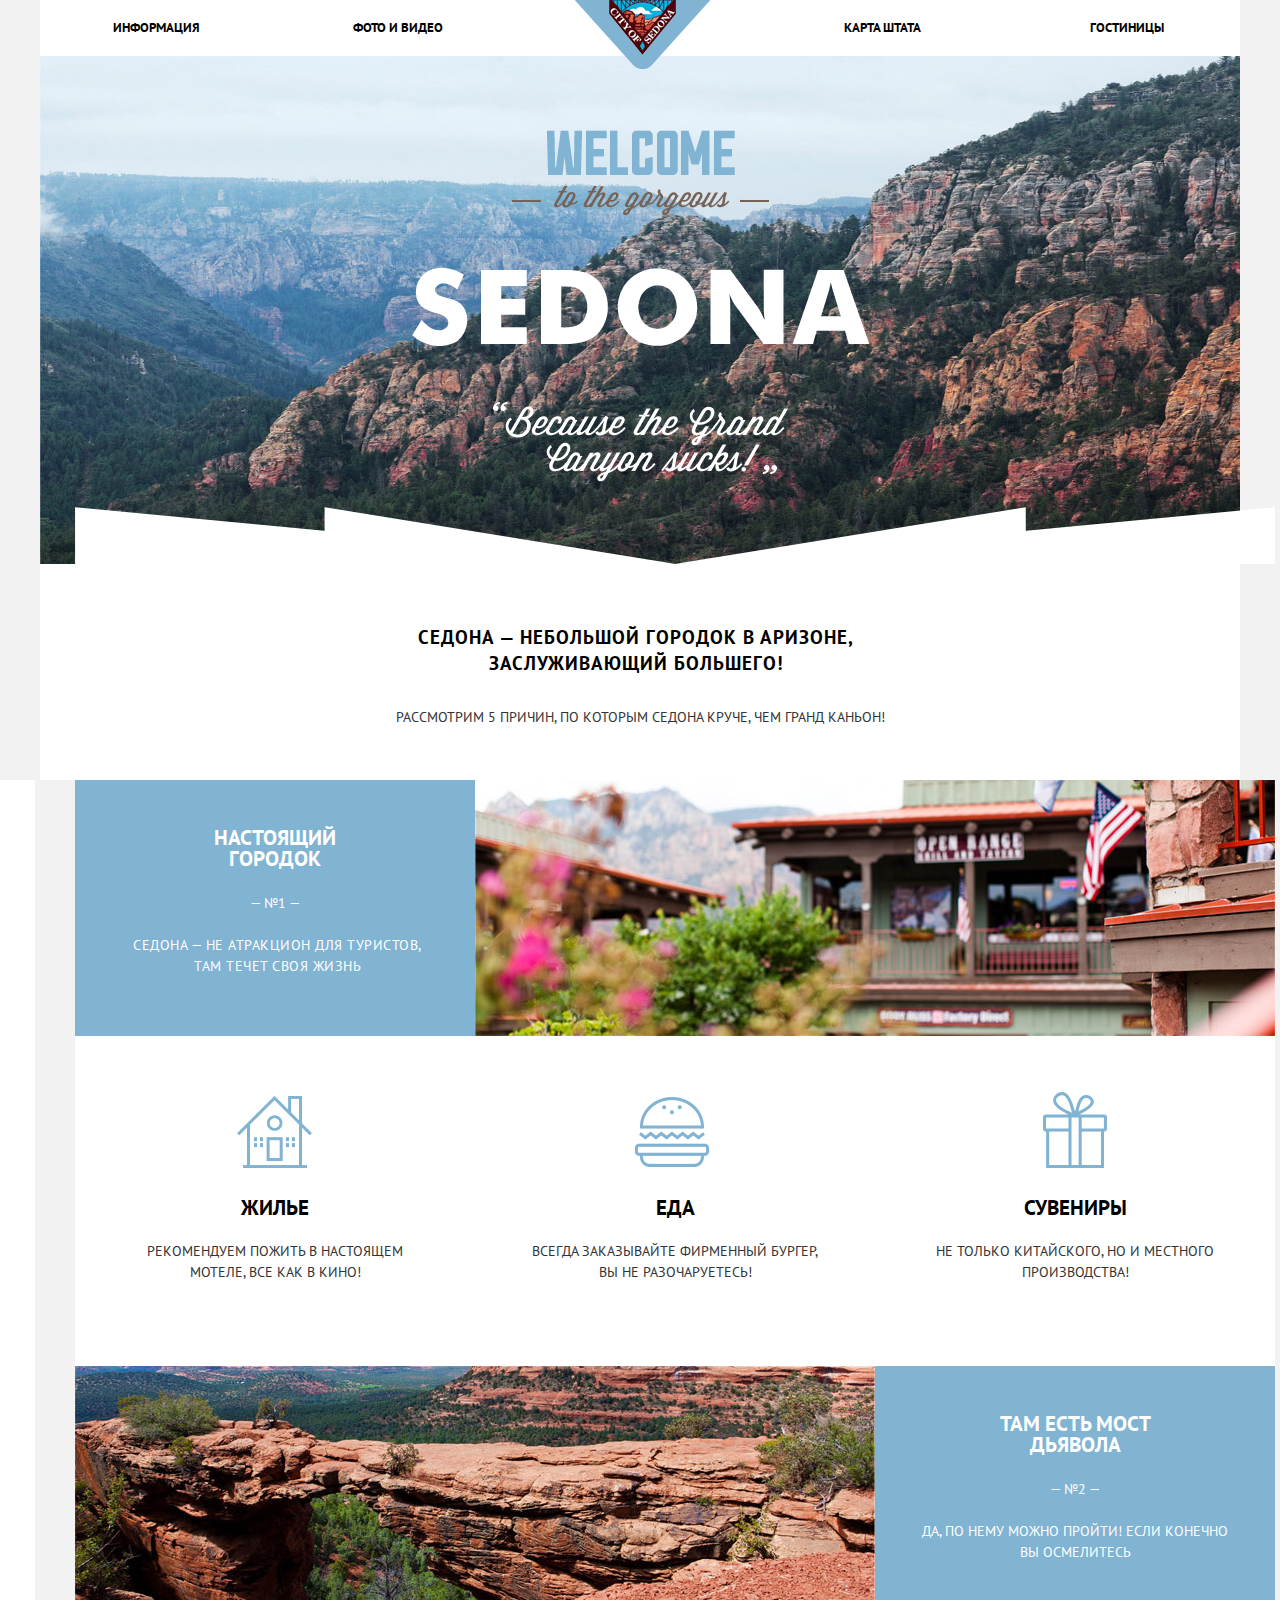
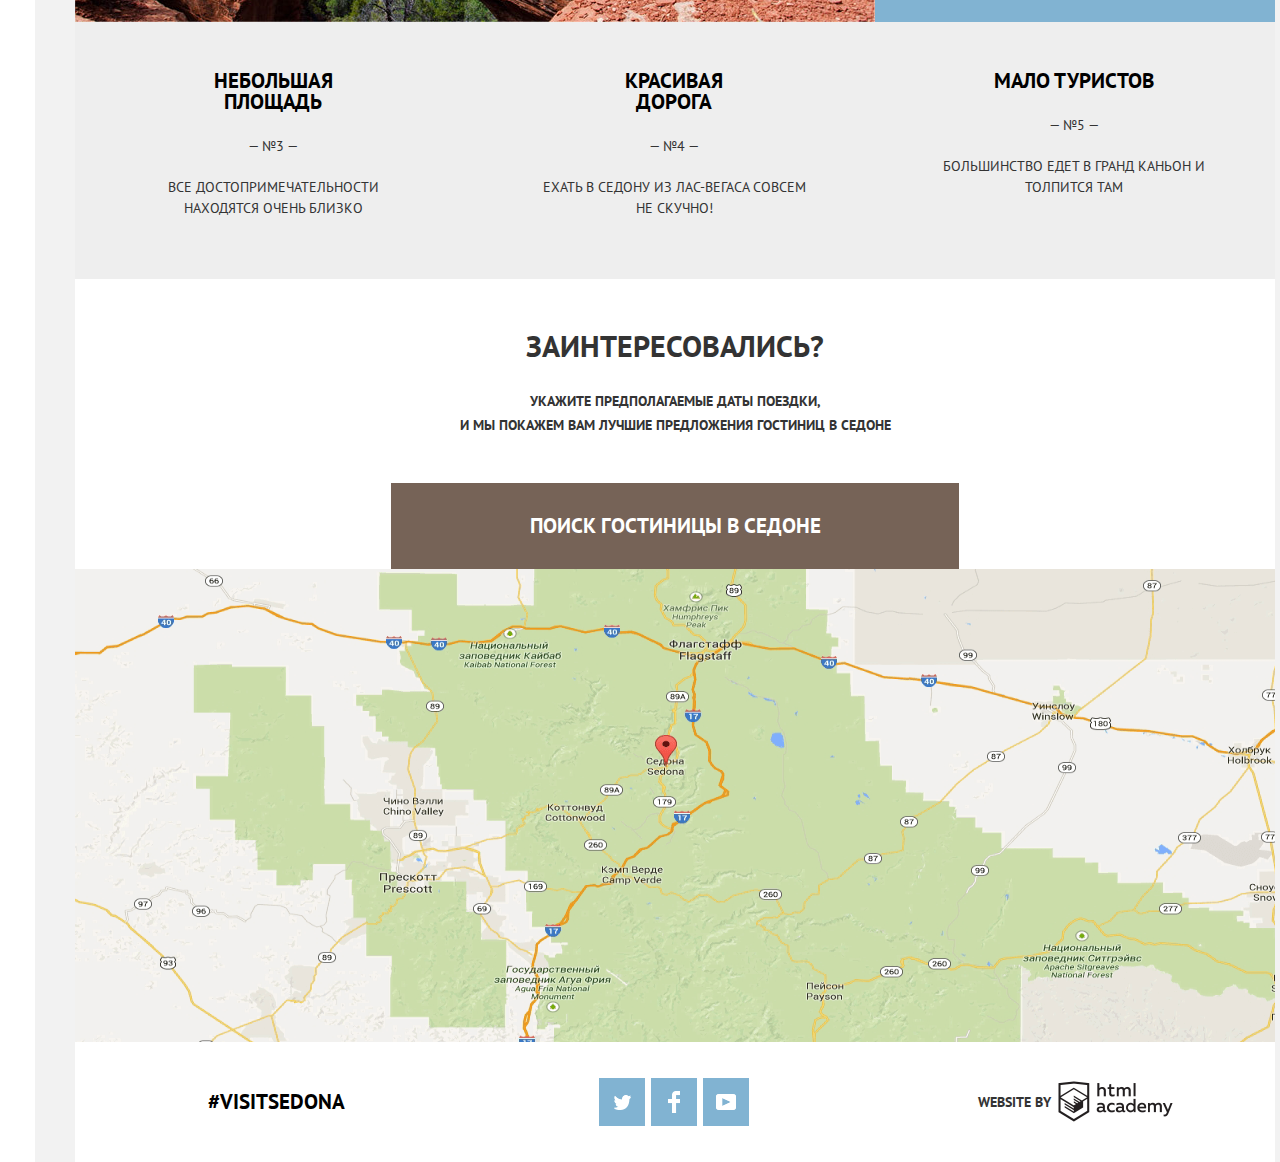
<file: index.html>
<!DOCTYPE html>
<html lang="ru">
  <head>
    <title>Главная страница</title>
    <meta charset="utf-8">
    <title>Sedona</title>
    <link href="https://fonts.googleapis.com/css?family=PT+Sans:400,700&amp;subset=cyrillic" rel="stylesheet">
    <link href="css/normalize.css" rel="stylesheet">
    <link rel="stylesheet" type="text/css" href="css/style.css">
  </head>

  <body>
    <header class="main-header container">
      <nav class="main-navigation container">            
        <ul class="site-navigation container">
          <li class="index-nav-current"><a href="index.html">информация</a></li>
          <li><a href="media.html">фото и видео</a></li>
          <li class="main-header-logo">
            <img src="img/logo.png" width="138" height="70" alt="Логотип «Sedona»"> 
          </li>
          <li><a href="map-state.html">карта штата</a></li>
          <li><a href="catalog.html">гостиницы</a></li>
        </ul>
      </nav>
      <div class="welcome-icon container">
        <p class="welcome-image"></p>
        <p class="welcome-line-left"></p>
        <p class="welcome-line-right"></p>
      </div>
      <div class="header-background container">
        <img src="img/head-bg.jpg" width="1200" height="508" alt="Фото Хедера">
      </div>  
      <p class="header-footer-img container"></p>
      <div class="header-footer">
        <h3>Седона — небольшой городок в аризоне, заслуживающий большего!</h3> 
        <p>Рассмотрим 5 причин, по которым Седона круче, чем гранд каньон!</p>   
      </div>
    </header>
    
    <main class="main-container container">
      <h1 class="visually-hidden">«Sedona»</h1>
      
      <section class="features-1">
        <h2 class="visually-hidden">Преимущества 1</h2>
        <div class="features-first container">
          <aside class="city-info-1">
            <h3>Настоящий городок</h3>
            <p>— №1 —</p>
            <p>Седона — не атракцион для туристов, там течет своя жизнь</p>
          </aside>
          <div class="feature-1-bg">
            <img src="img/Layer-10.jpg" width="800" height="256" alt="Фото городка">
          </div>
        </div>
        <div class="features-second ">
          <ul class="features-list container">
            <li class="feature-item">
              <h3>Жилье</h3>
              <p>Рекомендуем пожить в настоящем мотеле, все как в кино!</p>
            </li>
            <li class="feature-item">
              <h3>Еда</h3>
              <p>Всегда заказывайте фирменный бургер, вы не разочаруетесь!</p>
            </li>
            <li class="feature-item">
              <h3>Сувениры</h3>
              <p>Не только китайского, но и местного производства!</p>
            </li>
          </ul>
        </div>
      </section>
  
      <section class="features-2">
        <h2 class="visually-hidden">Преимущества 2</h2>
        <div class="features-third container">
          <div class="feature-2-bg">
            <img src="img/Layer-5.jpg" width="800" height="256" alt="Фото каньона">
          </div>
          <aside class="city-info-2">
            <h3>Там есть мост дьявола</h3>
            <p>— №2 —</p>
            <p>Да, по нему можно пройти! Если конечно вы осмелитесь</p>
          </aside>
        </div>
        <div class="features-fourth container">
          <ul class="features-list">
            <li class="feature-item">
              <h3>Небольшая площадь</h3>
              <p>— №3 —</p>
              <p>Все достопримечательности находятся очень близко</p>
            </li>
            <li class="feature-item">
              <h3>Красивая дорога</h3>
              <p>— №4 —</p>
              <p class="feature-item-2">Ехать в Седону из Лас-Вегаса совсем не скучно!</p>
            </li>
            <li class="feature-item">
              <h3>Мало туристов</h3>
              <p>— №5 —</p>
              <p>Большинство едет в гранд каньон и толпится там</p>
            </li>
          </ul>
        </div>
      </section> 
      

      <section class="modal-search">
        <!-- <div class="border-shadow"> -->
          <div class="search-info container">
            <h2>Заинтересовались?</h2>
            <p>Укажите предполагаемые даты поездки,<br> и мы покажем вам лучшие предложения гостиниц в седоне</p>
          </div>
        <!-- </div> -->

        <div class="search-form-wrapper container">
          <button class="btn btn-large" type="button" name="search-open">Поиск гостиницы в Седоне</button>
          <div class="animation-form">
          <form class="search-form" action="hotel-seach" method="get">
            <div class="search-form-row-1">
              <label for="check-in">Дата заезда:</label>
              <input type="text" placeholder="24 апреля 2017" id="check-in" name="check-in">
              <button class="calendar-btn" type="button" name="calendar">
                <svg class="calendar-icon" xmlns="http://www.w3.org/2000/svg" width="21" height="22" viewBox="0 0 21 22"><path d="M19.25 2.025h-2.844V.648c0-.38-.294-.69-.656-.69-.363 0-.656.31-.656.69v1.377h-3.938V.648c0-.38-.294-.69-.655-.69-.362 0-.656.31-.656.69v1.377H5.906V.648c0-.38-.294-.69-.656-.69-.363 0-.657.31-.657.69v1.377H1.75C.784 2.025 0 2.847 0 3.862v16.302C0 21.18.784 22 1.75 22h17.5c.967 0 1.75-.82 1.75-1.836V3.862c0-1.015-.783-1.837-1.75-1.837zm.438 18.14c0 .252-.195.458-.437.458H1.75c-.24 0-.438-.206-.438-.46v-16.3c0-.254.196-.46.438-.46h2.844V4.78c0 .382.294.69.657.69.363 0 .657-.308.657-.69V3.404h3.938V4.78c0 .382.294.69.657.69.36 0 .655-.308.655-.69V3.404h3.938V4.78c0 .382.293.69.656.69.363 0 .657-.308.657-.69V3.404h2.845c.24 0 .437.206.437.46v16.3z"/><path d="M4.594 8.225H7.22v2.066H4.593zM4.594 11.668H7.22v2.067H4.593zM4.594 15.112H7.22v2.066H4.593zM9.188 15.112h2.625v2.066H9.188zM9.188 11.668h2.625v2.067H9.188zM9.188 8.225h2.625v2.066H9.188zM13.78 15.112h2.626v2.066H13.78zM13.78 11.668h2.626v2.067H13.78zM13.78 8.225h2.626v2.066H13.78z"/></svg>
              </button>
            </div>
            <div class="search-form-row-2">
              <label for="check-out">Дата выезда:</label>
              <input type="text" placeholder="4 июля 2017" id="check-out" name="check-out">
              <button class="calendar-btn" type="button" name="calendar">
                <svg class="calendar-icon" xmlns="http://www.w3.org/2000/svg" width="21" height="22" viewBox="0 0 21 22"><path d="M19.25 2.025h-2.844V.648c0-.38-.294-.69-.656-.69-.363 0-.656.31-.656.69v1.377h-3.938V.648c0-.38-.294-.69-.655-.69-.362 0-.656.31-.656.69v1.377H5.906V.648c0-.38-.294-.69-.656-.69-.363 0-.657.31-.657.69v1.377H1.75C.784 2.025 0 2.847 0 3.862v16.302C0 21.18.784 22 1.75 22h17.5c.967 0 1.75-.82 1.75-1.836V3.862c0-1.015-.783-1.837-1.75-1.837zm.438 18.14c0 .252-.195.458-.437.458H1.75c-.24 0-.438-.206-.438-.46v-16.3c0-.254.196-.46.438-.46h2.844V4.78c0 .382.294.69.657.69.363 0 .657-.308.657-.69V3.404h3.938V4.78c0 .382.294.69.657.69.36 0 .655-.308.655-.69V3.404h3.938V4.78c0 .382.293.69.656.69.363 0 .657-.308.657-.69V3.404h2.845c.24 0 .437.206.437.46v16.3z"/><path d="M4.594 8.225H7.22v2.066H4.593zM4.594 11.668H7.22v2.067H4.593zM4.594 15.112H7.22v2.066H4.593zM9.188 15.112h2.625v2.066H9.188zM9.188 11.668h2.625v2.067H9.188zM9.188 8.225h2.625v2.066H9.188zM13.78 15.112h2.626v2.066H13.78zM13.78 11.668h2.626v2.067H13.78zM13.78 8.225h2.626v2.066H13.78z"/></svg>
              </button>
            </div>
            <div class="search-form-row-3">
              <div class="search-form-column  search-form-column-1">
                <label for="adults">Взрослые:</label>
                <button class="input-control  input-control-minus" type="button"><span class="visually-hidden">Увеличить</span></button>
                <input type="text" id="adults" name="adults" value="2">
                <button class="input-control  input-control-plus" type="button"><span class="visually-hidden">Уменьшить</span></button>
              </div>
              <div class="search-form-column  search-form-column-2">
                <label for="kids">Дети:</label>
                <button class="input-control input-control-minus" type="button"><span class="visually-hidden">Увеличить</span></button>
                <input type="text" value="0" id="kids" name="kids">
                <button class="input-control input-control-plus" type="button"><span class="visually-hidden">Уменьшить</span></button>
              </div>
            </div> 
            <button class="btn btn-medium" type="submit" name="search-submit">Найти</button>
          </form>
        </div>
        </div>
        <section class="map-block">
          <div class="map-block-info">
            <h2 class="visually-hidden">Как добраться до Седоны</h2>
            <img class="map-image" src="img/map.png" width="1200" height="473" alt="Карта">
          </div>
        </section>
      </section>
    </main>

   <footer class="main-footer">
    <div class="footer-block container">
      <h3>#Visitsedona</h3>
      <ul class="footer-socials">
        <li><a class="social-button social-btn-tw" href="https://twitter.com"><span class="visually-hidden">twitter</span></a></li>
        <li><a class="social-button social-btn-fb" href="https://www.facebook.com"><span class="visually-hidden">facebook</span></a></li>
        <li><a class="social-button social-btn-yt" href="https://www.youtube.com"><span class="visually-hidden">youtube</span></a></li>
      </ul>
      <p class="footer-copyright">
        <b>Website by</b>
        <a class="button" href="https://htmlacademy.ru"> 
          <img src="img/logo_name.png" width="115" height="41" alt="Логотип HTML Academy">
        </a>
      </p>
    </div>
    </footer>

  <!-- </div> -->
  </body>
</html>
</file>
<file: css/style.css>
html {
   box-sizing: border-box;
}
/*
* {
    margin: 0;
    padding: 0;
}*/


body {
	margin: 0;
	padding: 0;
	font-family: "PT Sans", Arial, sans-serif;
  font-size: 14px;
  line-height: 26px;
  font-weight: 700;
  color: #333333;
  text-transform: uppercase;
  background-color: #ffffff;
 }

 
/*.catalog-page {
  color: #000000;
  background-color: #f9f6f3;
  background-image: url("../img/catalog-bg.jpg");
  background-position: 0 0;
  background-repeat: repeat;  
}*/

a {
  text-decoration: none;
}

.visually-hidden {
  display: none;
 }  

.container {
  width: 1200px;
  margin: 0 auto;
  box-sizing: border-box;
}

/*=============Хедер==============*/

.main-header
/*.catalog-header*/ {
  width: 1280px;
  min-height: 750px;
  background-color: #f2f2f2;
  margin-left: 40px;
  margin-right: 40px;
  margin-bottom: 0px;
  margin: 0 auto;
}

.main-navigation {
  display: flex;
  align-items: center;
  height: 56px;
  font-size: 13px;
  line-height: 26px;
  color: #000000;
  font-weight: bold;
  background-color: #ffffff;
  position: relative;
  /*box-shadow: -7px 0px 15px -10px #34495e,
              7px 0px 15px  -10px #34495e;*/
}

.main-header-logo {
  width: 138px;
  height: 70px;
  margin: 0;
  padding: 0;
  margin-top: 12px;
  z-index: 1;
}

.site-navigation {
  display: flex;
  align-items: center;
  justify-content: space-around; 
  margin: 0;
  padding: 0;
  list-style: none;
}

.site-navigation li:first-child {
  margin-left: 7px;
  margin-right: 22px;
}

.site-navigation li:nth-child(4) {
  margin-right: 38px;
}

.site-navigation li:nth-child(5) {
  margin-right: 10px;
}

.site-navigation a {
  display: block;
  color: #000000;
}

.site-navigation a:hover {
  color: #81b3d2;
}

.site-navigation a:active {
  color: #b2b2b2;
}

.welcome-icon {
  position: relative;
}

.welcome-image {
  position: absolute;
  top: 60px;
  left: 372px;
  width: 458px;
  height: 352px;
  background-image: url("../img/group-1.png");
  background-repeat: no-repeat;
  background-position: 50% 50%;
  background-size: 458px;
  text-align: center;
}

.welcome-line-left {
  position: absolute;
  top: 130px;
  left: 472px;
  width: 150px;
  height: 2px;
  background-image: url("../img/layer-9.png");
}

.welcome-line-right {
  position: absolute;
  top: 130px;
  left: 700px;
  width: 150px;
  height: 2px;
  background-image: url("../img/layer-9.png");
}

.header-background {
  width: 1200px;
  height: 508px;
}

.header-footer-img {
  position: absolute;
  top: 507px;
  left: 75px;
  width: 1200px;
  min-height: 57px;
  background-image: url("../img/shape-1.png");
  margin: 0 auto;
}
  
.header-footer {
  width: 1200px;
  min-height: 187px;
  background-color: #ffffff;
  margin: 0 auto;
  padding-bottom: 29px;
}
  
.header-footer h3,
.header-footer p {
  text-align: center;
  font-weight: normal;
  margin: 0;
  padding: 0;
}
  
.header-footer h3 {
 width: 480px;
 margin-left: 356px;
 font-weight: bold;
 font-size: 19px;
 line-height: 26px;
 color: #000000;
 padding-top: 60px;
 margin-bottom: 28px; 
 letter-spacing: 1px;
}  

  
/*==============Особенности============*/

.main-container {
  width: 1280px;
  margin: 0;
  padding: 0;
}

.features-first,
.features-third {
  display: flex;
  width: 1280px;
  height: 256px;
  background-color: #f2f2f2;
  padding-left: 40px;
  padding-right: 40px;
  margin-left: 35px;
}

.city-info-1,
.city-info-2 {
  width: 400px;
  height: 256px;
  font-weight: normal;
  text-align: center;
  color: #ffffff;
  background-color: #81b3d2;
  margin: 0;
  padding: 0;
 /* box-shadow: -12px 2px 30px -2px rgba(0, 1, 1, 0.15); */
}

.city-info-1 h3 {
  display: block;
  width: 150px;
  text-align: center;
  margin-left: 125px;
  margin-top: 47px;
  font-weight: bold;
  font-size: 21px;
  line-height: 21px;
}

.city-info-1 p + p {
  display: block;
  width: 295px;
  margin-left: 55px;
  margin-top: 19px;
  line-height: 21px;
  letter-spacing: 0.5px;
}

.feature-1-bg {
  width: 800px;
  height: 256px;
  /* box-shadow:  12px 2px 30px -2px rgba(0, 1, 1, 0.15); */
}

.features-second {
  width: 1200px;
  margin: 0;
  padding: 0;
  background-color: #f2f2f2;
  padding-left: 40px;
  padding-right: 40px;
  margin-left: 35px;
}

.features-list {
  /* box-shadow:  0px -10px 30px -1px rgba(0, 1, 1, 0.15), 
               0px 0px 30px -1px rgba(0, 1, 1, 0.15); */
}

.features-1 .features-list {
  display: flex;
  align-items: center;
  justify-content: center;
  width: 1200px;
  min-height: 330px;
  margin: 0;
  padding: 0;
  background-color: #ffffff;
  position: relative;
  list-style: none;
}

.features-1 .feature-item:first-child:before {
  content: "";
  display: block;
  position: absolute;
  top: 60px;
  left: 162px;
  width: 75px;
  height: 72px;
  background-image: url("../img/house.png");
  background-repeat: no-repeat;
  background-size: cover;
}
  
.features-1 .feature-item:nth-child(2):before {
  content: "";
  display: block;
  position: absolute;
  top: 61px;
  left: 560px;
  width: 74px;
  height: 70px;
  background-image: url("../img/food.png");
  background-repeat: no-repeat;
  background-size: cover;
}
  
.features-1 .feature-item:nth-child(3):before {
  content: "";
  display: block;
  position: absolute;
  top: 56px;
  left: 968px;
  width: 64px;
  height: 76px;
  background-image: url("../img/gift.png");
  background-repeat: no-repeat;
  background-size: cover;
}

.feature-item p {
  font-weight: normal;
  font-size: 14px;
  color: #333333;
}

.features-1 .feature-item h3 {
  padding-bottom: 2px;
}

.features-1 .feature-item:first-child {
  display: block;
  width: 300px;
  margin-top: 71px;
  font-size: 18px;
  line-height: 21px;
  color: #000000;
  text-align: center;
} 

.features-1 .feature-item:nth-child(2) {
  display: block;
  width: 300px;
  margin-top: 71px;
  margin-left: 100px;
  margin-right: 100px;
  font-size: 18px;
  line-height: 21px;
  color: #000000;
  text-align: center;
} 

.features-1 .feature-item:nth-child(3) {
  display: block;
  width: 300px;
  margin-top: 71px;
  font-size: 18px;
  line-height: 21px;
  color: #000000;
  text-align: center;
} 

.city-info-2 {
  /* box-shadow: 12px 2px 30px -2px rgba(0, 1, 1, 0.15); */
}

.city-info-2 h3 {
  display: block;
  width: 151px;
  text-align: center;
  margin-top: 47px;
  margin-left: 125px;
  font-weight: bold;
  font-size: 21px;
  line-height: 21px;
}

.city-info-2 p + p {
  display: block;
  width: 320px;
  margin-left: 40px;
  margin-top: 19px;
  line-height: 21px;
}

.features-fourth {
  display: flex;
  align-items: flex-start;
  justify-content: center;
  width: 1280px;
  min-height: 257px;
  /*margin: 0;
  padding: 0;*/
  background-color: #f2f2f2;
  padding-left: 40px;
  padding-right: 40px;
  margin-left: 35px;
}

.features-2 .features-list {
  display: flex;
  width: 1200px;
  min-height: 257px;
  margin: 0;
  padding: 0;
  background-color: #ffffff;
  list-style: none;
  background-color: #eeeeee;
}

.features-2 .feature-item:first-child {
  display: block;
  width: 280px;
  margin-top: 27px;
  margin-left: 58px;
  font-size: 18px;
  line-height: 21px;
  color: #000000;
  text-align: center;
} 

.features-2 .feature-item:nth-child(2) {
  display: block;
  width: 280px;
  margin-top: 27px;
  margin-left: 121px;
  font-size: 18px;
  line-height: 21px;
  color: #000000;
  text-align: center;
} 

.features-2 .feature-item:nth-child(3) {
  width: 270px;
  margin-top: 27px;
  margin-left: 125px;
  font-size: 18px;
  line-height: 21px;
  color: #000000;
  text-align: center;
} 

.features-2 .feature-item h3 {
  width: 160px;
  margin-left: 60px;
  margin-bottom: 24px;
}

.features-2 .feature-item:last-child h3 {
  margin-left: 55px;
}

.features-2 .feature-item > p {
  margin-bottom: 20px;
}

.feature-2-bg {
  /* box-shadow: -12px 2px 30px -2px rgba(0, 1, 1, 0.15); */
}

/*.border-shadow {
 box-shadow: 0px 20px 30px -1px rgba(0, 1, 1, 0.15);
}*/

/*===============Карта и модальное окно================*/

.modal-search {
  width: 1200px;
  margin: 0;
  padding: 0;
  background-color: #f2f2f2;
  padding-left: 40px;
  padding-right: 40px;
  margin-left: 35px;
  position: relative;
}

.search-info {
  width: 1200px;
  min-height: 290px;
  margin: 0;
  padding: 0;
  background-color: #ffffff;             
}

.border-shadow {
  /* box-shadow:  0px 0px 30px 0px rgba(0, 1, 1, 0.15); */
}

.search-info h2 {
  width: 434px;
  margin: 0;
  padding: 0;
  padding-top: 49px;
  margin: 0 auto;
  margin-bottom: 25px;
  text-align: center;
  font-size: 30px;
  line-height: 36px;
}

.search-info p {
  margin: 0 auto;
  text-align: center;
  line-height: 24px;
}

.btn {
  border: none;
  font-weight: 700;
  color: #ffffff;
  text-transform: uppercase;
}

.btn-large {
  width: 568px;
  font-size: 21px;
  line-height: 26px;
  padding: 30px 50px;
  background-color: #766357;
  cursor: pointer;
}
 
.btn-large:hover,
.btn-large:focus {
  background-color: #604e43;
  outline: none;
}
 
.btn-large:active {
  color: rgba(255, 255, 255, 0.3);
  background-color: #503e33;
}
 
.btn-medium {
  width: 458px;
  font-size: 21px;
  line-height: 26px;
  padding: 16px 0px;
  background-color: #81b3d2;
  margin-left: 5px;
}
 
.btn-medium:hover,
.btn-medium:focus {
  background-color: #669ec0;
  outline: none;
}
 
.btn-medium:active {
  color: rgba(255, 255, 255, 0.3);
  background-color: #5496bd;
}
 
.search-form-wrapper {
  position: absolute;
  top: 204px;
  left: 356px;
  width: 568px;
  margin: 0 auto;
}

.animation-form {
  display: none;
}

.btn-large:hover ~ .animation-form {
  display: block;
  transition-duration: 200ms;
}
 
.search-form {
  position: absolute;
  top: 100%;
  left: 0;
  right: 0;
  padding: 50px;
  background-color: #ffffff;
  /*box-shadow: 0 7px 15px rgba(0, 1, 1, 0.15);*/

}

.search-form-row-1 {
  position: relative;
  display: flex;
  flex-direction: row;
  align-items: center;
  margin-bottom: 20px;
}
 
.search-form-row-1 label {
  display: block;
  flex-shrink: 0;
  margin-top: 11px;
  margin-left: 6px;
  margin-right: 23px;
  margin-bottom: 10px;
  line-height: 26px;
  font-weight: 700;
  color: #000000;
}
 
.search-form-row-1 input {
  display: block;
  width: 322px;
  height: 26px;
  padding: 6px 12px;
  border: none;
  font-weight: 700;
  line-height: 26px;
  text-transform: uppercase;
  color: #000000;
  background-color: #f2f2f2;
  outline: none;
}

.search-form-row-2 {
  position: relative;
  display: flex;
  flex-direction: row;
  align-items: center;
  margin-bottom: 26px;
}
 
.search-form-row-2 label {
  display: block;
  flex-shrink: 0;
  margin-top: 11px;
  margin-left: 6px;
  margin-right: 19px;
  margin-bottom: 10px;
  line-height: 26px;
  font-weight: 700;
  color: #000000;
}
 
.search-form-row-2 input {
  display: block;
  width: 322px;
  height: 26px;
  padding: 6px 12px;
  border: none;
  font-weight: 700;
  line-height: 26px;
  text-transform: uppercase;
  color: #000000;
  background-color: #f2f2f2;
  outline: none;
}

.search-form-row-3 {
  display: flex;
  margin-bottom: 54px;
}
 
 .search-form-row-3 label {
  display: block;
  flex-shrink: 0;
  margin-top: 6px;
  margin-left: 5px;
  margin-right: 40px;
  line-height: 26px;
  font-weight: 700;
  color: #000000;
} 
 
 .search-form-row-3 input {
  display: block;
  width: 35px;
  height: 26px;
  padding: 6px 1px;
  border: none;
  text-align: center;
  font-weight: 700;
  line-height: 26px;
  text-transform: uppercase;
  color: #000000;
  background-color: #f2f2f2;
  outline: none;
} 

.search-form-row-1 input:hover,
.search-form-row-2 input:hover,
.search-form-row-3 input:hover {
  background-color: #ebebeb;
}
  
.search-form-row-1 input:focus,
.search-form-row-2 input:focus,
.search-form-row-3 input:focus {
  background-color: #ffffff;
  box-shadow: inset 0 0 0 2px #e5e5e5;
}
  
.search-form-row-1 input::placeholder,
.search-form-row-2 input::placeholder {
  color: #000000;
}
  
.calendar-btn {
  display: block;
  position: absolute;
  width: 39px;
  height: 38px;
  background-color: transparent;
  margin: 0;
  padding: 0;
  border: none;
  outline: none;
  cursor: pointer;
}
  
.calendar-icon {
  position: absolute;
  top: 8px;
  left: 433px;
  fill: #cacaca;
}
  
.calendar-btn:hover .calendar-icon,
.calendar-btn:focus .calendar-icon  {
  fill: #000000;
}
  
.calendar-btn:active .calendar-icon {
  fill: #81b3d2;
}
  
.search-form-column {
  display: flex;
  width: 210px;
}

.search-form-column-1 {
  margin-right: 75px;
}

.search-form-column-2 label {
  margin: 0;
  padding: 0;
  margin-top: 6px;
  margin-right: 27px;
}
  
.input-control {
  position: relative;
  display: block;
  flex-shrink: 0;
  width: 38px;
  height: 38px;
  background-color: #f2f2f2;
  border: none;
  outline: none;
}
  
.input-control-plus::before {
  content: "";
  position: absolute;
  top: 18px;
  left: 13px;
  width: 11px;
  height: 3px;
  border-radius: 1px;
  background-color: #a9a9a9;
}
  
.input-control-plus::after {
  content: "";
  position: absolute;
  top: 14px;
  left: 17px;
  width: 3px;
  height: 11px;
  border-radius: 1px;
  background-color: #a9a9a9;
}
  
.input-control-minus::before {
  content: "";
  position: absolute;
  top: 18px;
  left: 13px;
  width: 12px;
  height: 3px;
  border-radius: 1px;
  background-color: #a9a9a9;
}
  
.input-control:hover::before,
.input-control:hover::after,
.input-control:focus::before,
.input-control:focus::after {
  background-color: #000000;
}
  
.input-control:active::before,
.input-control:active::after {
  background-color: #81b3d2;
}

.map-block {
  width: 1200px;
 /* min-height: 460px;*/
  background-color: #f2f2f2;
 /* padding-left: 40px;*/
  padding-right: 40px;
  margin-bottom: 0px;
}

.map-block-info {
  width: 1200px;
  height: 473px;
  margin: 0;
  padding: 0;
  /* box-shadow:  0px 0px 20px 0px rgba(0, 1, 1, 0.15); */
 }  

/*================Футер===============*/

.main-footer {
  width: 1200px;
  min-height: 120px;
  background-color: #f2f2f2;
  padding-left: 40px;
  padding-right: 40px;
  margin-left: 35px;
}

.footer-block {
  display: flex;
  align-items: center;
  justify-content: space-around;
  width: 1200px;
  min-height: 120px;
  background-color: #ffffff;
  margin: 0;
  padding: 0;
  /* box-shadow:  0px 0px 20px 0px rgba(0, 1, 1, 0.15); */
}

 .footer-block  h3 {
  width: 200px;
  margin: 0;
  padding: 0;
  padding-left: 58px;
  margin-right: 0px;
  font-size: 21px;
  line-height: 26px;
  font-weight: bold;
  color: #000000;
}

.footer-socials {
  display: flex;
  list-style: none;
  width: 200px;
  padding-right: 28px;
}

.footer-socials li {
  margin-right: 6px;
}

.social-button {
  position: relative;
  display: block;
  width: 46px;
  height: 48px;
  background-color: #81b3d2;
}

.social-button:hover {
  background-color: #669ec0;
}

.social-button:active {
  background-color: #5496bd;
}

.social-button:active::before {
  opacity: 0.3;
}

.social-button::before {
  content: "";
  position: absolute;
  display: block;
}

.social-btn-tw::before {
  top: 17px;
  left: 15px;
  width: 17px;
  height: 15px;
  background: url(../img/twit.png) no-repeat center;
}

.social-btn-fb::before {
  top: 13px;
  left: 17px;
  width: 12px;
  height: 22px;
  background: url(../img/fb-icon.png) no-repeat center;
}

.social-btn-yt::before {
  top: 16px;
  left: 13px;
  width: 20px;
  height: 16px;
  background: url(../img/youtube.png) no-repeat center;
}

.footer-copyright  {
  display: flex;
  align-items: center;
  width: 200px;
  margin-right: 22px;
}

.footer-copyright a {
  padding-top: 7px;
}

.footer-copyright b {
  display: flex;
  align-items: flex-start;
  margin: 0;
  padding: 0;
  padding-right: 7px;
} 


/* =============Страница Каталога============ */

/* ==============Хедер================ */

/* ==============Блок Сайдбар============== */


.catalog-header {
  width: 1280px;
  /*min-height: 500px;*/
  background-color: #f2f2f2;
  padding-left: 40px;
  padding-right: 40px;
}

.filters {
  width: 1200px;
  height: 217px;
  background-image: url("../img/cat-head-bg.jpg");
  background-repeat: no-repeat;
}

.filters form {
  display: flex;
  justify-content: flex-start;
  margin-left: 69px;
}

.filter-features-1,
.filter-features-2 {
  width: 150px;
}

.filter-features-1 h3 { 
  margin-top: 24px;
  padding-left: 4px;
  font-weight: bold;
  font-size: 14px;
  color: #ffffff;
  text-transform: uppercase;
  letter-spacing: 0.5px;
  margin-bottom: 20px;
  text-align: justify;
}

.filter-features-2 h3 {
  margin-top: 24px;
  padding-left: 2px;
  font-weight: bold;
  font-size: 14px;
  color: #ffffff;
  text-transform: uppercase;
  letter-spacing: 0.5px;
  margin-bottom: 20px;
  text-align: justify;
}

.filter-features-2 {
  margin-left: 104px;
}

.filter-features-2 label {
  padding-left: 5px;
}

.filter-option-list {
  list-style: none;
}

.filter-option-list li {
  margin-bottom: 20px;
}

.filter-option label {
  position: relative;
  display: block;
  cursor: pointer;
  color: #ffffff;
  font-weight: normal;
  font-size: 13px;
}

.filter-input:hover + label,
.filter-input:focus + label {
  color: #ffffff;
  /*opacity: 1;*/
} 

.filter-input:disabled + label {
  opacity: 0.5;
}

.filter-input-checkbox ~ label::before {
  content: "";
  position: absolute;
  left: -37px;
  top: 2px;
  width: 19px;
  height: 19px;
  /*background-image: url("../img/checkbox-off.svg");
  background-repeat: no-repeat;*/
  border: 2px solid white;
  border-radius: 15%;
  /*background-color: white;
  color: white;*/
}

.filter-input-checkbox:checked ~ label::after {
  content: "";
  display: block;
  position: absolute;
  top: 3px;
  left: -33px;
  width: 17px;
  height: 7px;
  border: 4px solid white;
  border-top: none;
  border-right: none;
  border-radius: 2px;
  transform: rotate(-47deg);
  /*background-image: url("../img/checkbox-on.svg");
  background-repeat: no-repeat;
  background-size: 30px;
  background-color: white;
  color: white;
  z-index: 2;*/
}

.filter-item {
  margin: 0;
  padding: 0;
  border: none;
  margin-left: 337px;
  margin-bottom: 35px;
} 

.filter-item legend {
  font-size: 14px;
  text-transform: uppercase;
  font-weight: 700;
  letter-spacing: 0.2px;
  color: #ffffff;
  margin-bottom: 8px;
  padding-top: 24px;
}

.price-controls {
  width: 314px;
  height: 32px;
  margin: 0;
  padding: 0;
  margin-bottom: 20px;
  border: 2px solid #ffffff;
  border-radius: 3px;
}

.price-controls .min-price,
.price-controls .max-price {
  display: inline-block;
  font-size: 14px;
  text-transform: uppercase;
  font-weight: normal;
  vertical-align: top;
  padding-top: 2px;
  color: #ffffff;
}

.price-controls .min-price {
  margin-left: 64px;
}

.price-controls .max-price {
  margin-left: 45px;
}

.price-controls input {
  width: 32px;
  margin: 0;
  padding: 0;
  margin-left: 5px;
  background-color: transparent;
  font-family: Roboto, Arial, sans-serif;
  font-size: 14px;
  color: #ffffff;
  border: none;
}

.price-controls span {
  font-size: 26px;
  font-weight: normal;
  margin-left: 31px;
  color: #ffffff;
}

.range-controls {
  position: relative;
  margin-bottom: 32px;
}

.range-controls .scale {
  height: 2px;
  background: gray;
}

.range-controls .bar {
  width: 84%;
  height: 2px;
  background: #ffffff;
}

.range-controls .toggle {
  position: absolute;
  top: 0px;
  left: 0;
  width: 4px;
  height: 4px;
  padding: 0;
  border: 8px solid #ffffff;
  background-color: #ababab;
  box-shadow: 0 2px 1px 0 #cfcfcf;
  border-radius: 50%;
  cursor: pointer;
}

.range-controls .toggle-min {
  top: -9px;
  left: 0px;
  width: 4px;
  height: 4px;
  background-image: url("../img/filter-button.svg");
  background-position: 0 0;
  background-repeat: no-repeat;
  background-size: 0;
}

.range-controls .toggle-max {
  top: -9px;
  left: 253px;
  width: 4px;
  height: 4px;
  background-image: url("../img/filter-button.svg");
  background-position: 0 0;
  background-repeat: no-repeat;
  background-size: 0;
}

.btn-filter {
  display: block;
  margin-left: 85px;
  padding: 9px 33px;
  font-size: 13px;
  font-weight: 400;
  color: #ffffff;
  text-transform: uppercase;
  text-align: center;
  background-color: transparent;
  border: 2px solid #ffffff;
  border-radius: 3px;
}

.btn-filter:hover {
  background-color: #b1b1b1;
  outline: none;
}

.btn-filter:active {
  background-color: #a7a7a7;
  color: rgba(0, 0, 0, 0.2);
  box-shadow: inset 0 3px 0 0 rgba(0, 0, 0, 0.15);
  outline: none;
} 

/* ==========Блок main=========== */

.catalog-container {
  width: 1280px;
  background-color: #f2f2f2;
  padding-left: 40px;
  padding-right: 40px;
}

.sorting {
  display: flex;
  width: 1200px;
  height: 87px;
  background-color: #ffffff;
  border-bottom: 1px solid rgba(0, 0, 0, 0.1);
}

.sorting h2 {
  font-size: 19px;
  color: #000000;
  margin-top: 31px;
  margin-left: 72px;
}

.sorting h3 {
  font-weight: bold;
  font-size: 10px;
  letter-spacing: 0.5px;
  line-height: 30px;
  color: #000000;
  text-transform: uppercase;
  margin-top: 30px; 
  margin-left: 46px; 
}

.sorting-list {
  display: flex;
  padding: 0;
  margin: 0;
  margin-top: 30px; 
  margin-left: 38px;
  list-style: none;
  text-transform: uppercase;
} 

.sorting-by-price {
  margin-top: 1px;
}

.sorting-by-price a {
  font-size: 11px;
  color: #81b3d2;
}

.sorting-by-type {
  margin-top: 1px;
  margin-left: 30px;
}

.sorting-by-type a {
  font-size: 11px;
  line-height: 18px;
  color: #000000;
  opacity: 0.3;
  padding-bottom: 1px;
  border-bottom: 1px dashed #81b3d2;
}

.sorting-by-name {
  margin-top: 1px;
  margin-left: 30px;
}

.sorting-by-name a {
  font-size: 11px;
  line-height: 18px;
  color: #000000;
  opacity: 0.3;
  padding-bottom: 1px;
  border-bottom: 1px dashed #81b3d2;
}

.sorting-by-price a:hover,
.sorting-by-type a:hover,
.sorting-by-name a:hover {
  opacity: 0.5;
}

.sorting-by-price a:active,
.sorting-by-type a:active,
.sorting-by-name a:active {
  opacity: 1;
}

.sorting-list li:last-child {
  margin-right: 0;
}

.icons {
  display: flex;
  position: relative; 
  margin-left: 495px;
  /*background-color: white;*/
  margin-top: 15px;
}

.icon-up {
  position: absolute;
  top: 11px;
  left: 10px;  
  width: 12px;
  height: 12px;
  opacity: 0.9;
  background-image: url("../img/icon-up-dir.png");
  background-position: 0 0;
  background-repeat: no-repeat;
} 

.icon-down {
  position: absolute;
  top: 11px;
  left: 33px;  
  width: 12px;
  height: 12px;
  background-image: url("../img/icon-down-dir.png");
  background-position: 0 0;
  background-repeat: no-repeat;
} 

.icon-up:hover {
  opacity: 0.4;
}

.icon-up:active {
  opacity: 1;
}

.catalog-list-1 {
  display: flex;
  position: relative;
  width: 1200px;
  height: 151px;
  background-color: #ffffff;
  border-bottom: 1px solid rgba(0, 0, 0, 0.1);
}

.amara-resort-img {
  margin-top: 30px;
  margin-left: 72px;
}

.hotel-list-1 {
  width: 330px;
  margin-top: 10px;
  margin-left: 31px;
}

.hotel-list-1 h2 {
  margin-top: 15px;
  margin-bottom: 3px;
  font-size: 18px;
  letter-spacing: 0.2px;
}

.hotel-amara {
  font-size: 12px;
}

.amara-hotel-price {
  margin-left: 34px;
}

.amara-info {
  display: flex;
  margin: 0;
  padding: 0;
}

.amara-details {
  margin-top: 12px;
  margin-left: -1px;
}

.amara-details a {
  padding: 6px 17px;
  font-size: 12px;
  font-weight: 700;
  color: #ffffff;
  text-transform: uppercase;
  text-align: center;
  background-color: #81b3d2;
}

.amara-booking {
  margin-top: 12px;
}

.amara-booking a {
  padding: 6px 16px;
  margin-left: 6px;
  font-size: 12px;
  font-weight: 700;
  color: #ffffff;
  text-transform: uppercase;
  text-align: center;
  background-color: #766357;
}

.amara-stars-1 {
  position: absolute;
  top: 15px;
  left: 1038px;  
  width: 20px;
  height: 20px;
  background-image: url("../img/star.png");
  background-position: 0 0;
  background-repeat: no-repeat;
}

.amara-stars-2 {
  position: absolute;
  top: 15px;
  left: 1061px;  
  width: 20px;
  height: 20px;
  background-image: url("../img/star.png");
  background-position: 0 0;
  background-repeat: no-repeat;
}
.amara-stars-3 {
  position: absolute;
  top: 15px;
  left: 1088px;  
  width: 20px;
  height: 20px;
  background-image: url("../img/star.png");
  background-position: 0 0;
  background-repeat: no-repeat;
}
.amara-stars-4 {
  position: absolute;
  top: 15px;
  left: 1110px;  
  width: 20px;
  height: 20px;
  background-image: url("../img/star.png");
  background-position: 0 0;
  background-repeat: no-repeat;
}

.amara-rating {
  margin: 0;
  padding: 0;
  width: 112px;
  height: 28px;
  margin-top: 94px;
  margin-left: 448px;
  /*padding: 1px 10px;*/
  font-size: 12px;
  font-weight: 700;
  color: rgba(0, 0, 0, 0.5);
  text-transform: uppercase;
  text-align: center;
  background-color: #f2f2f2;
}
</file>
